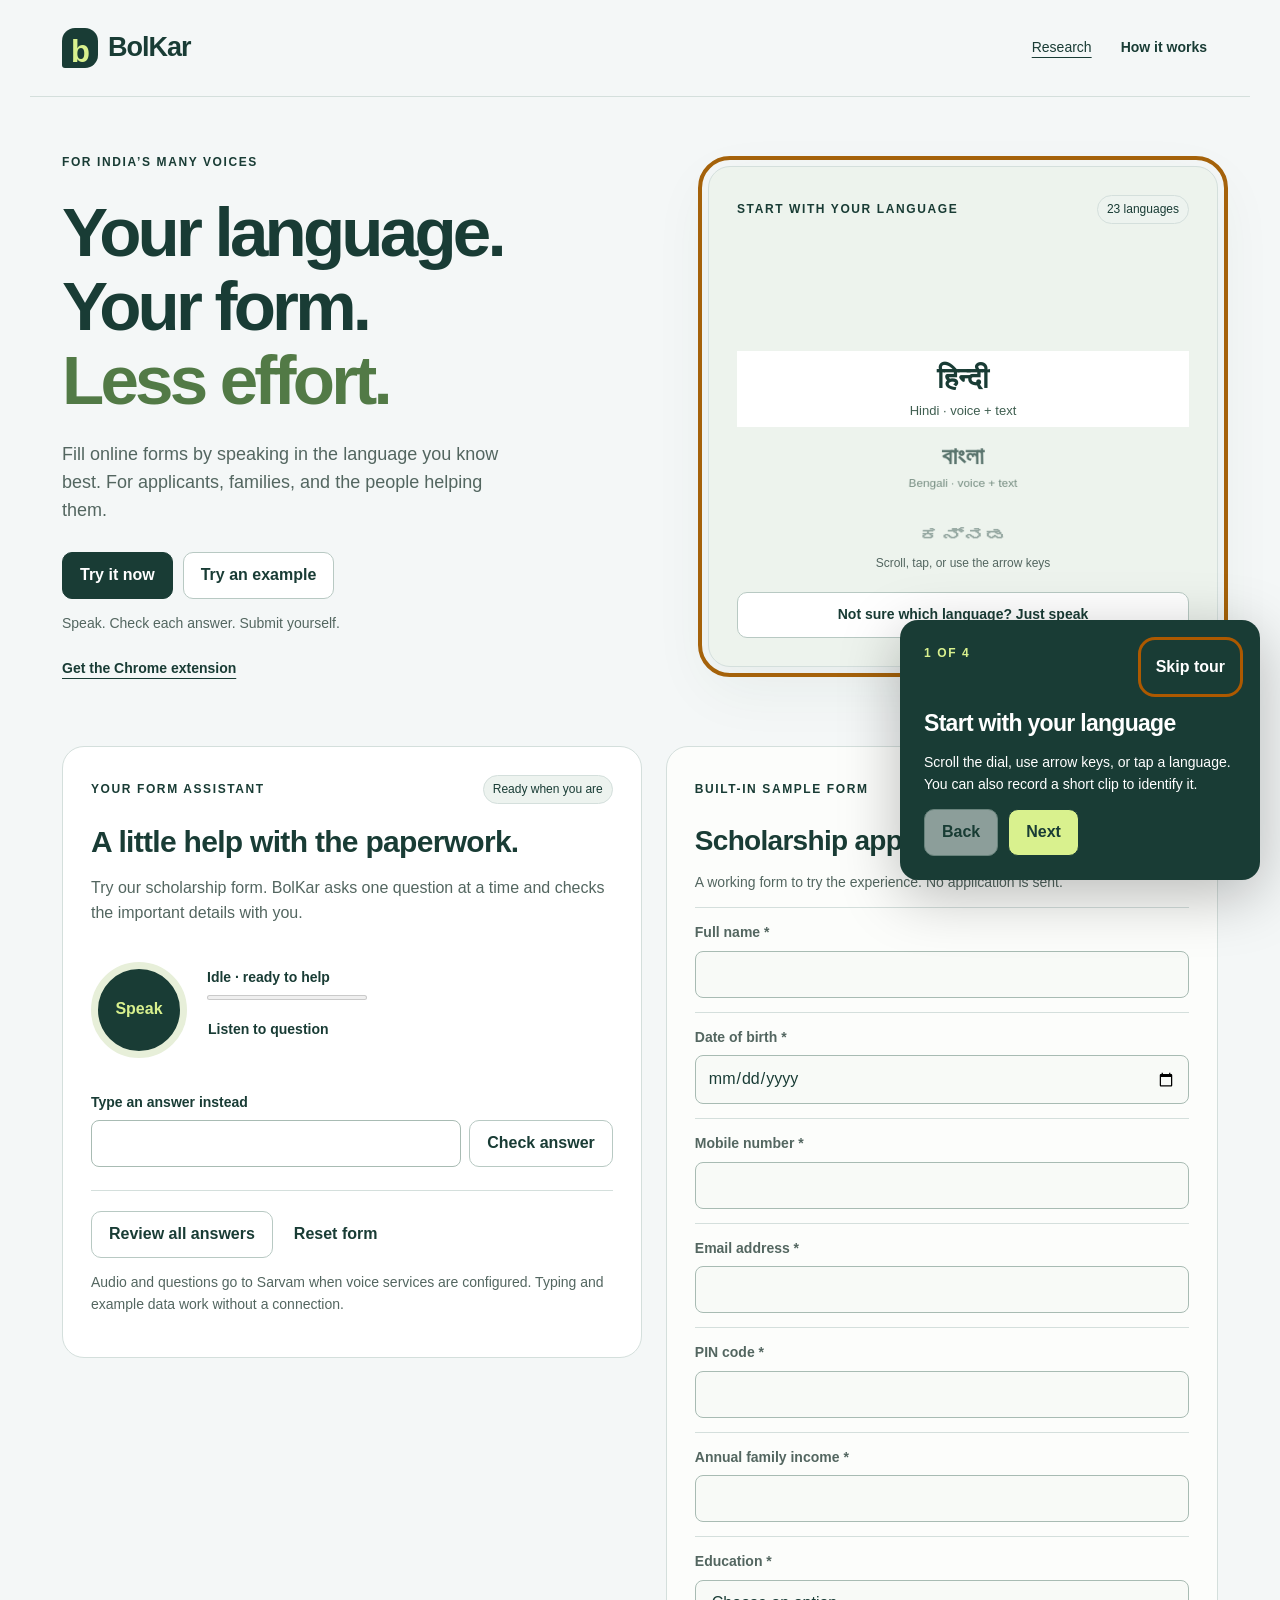
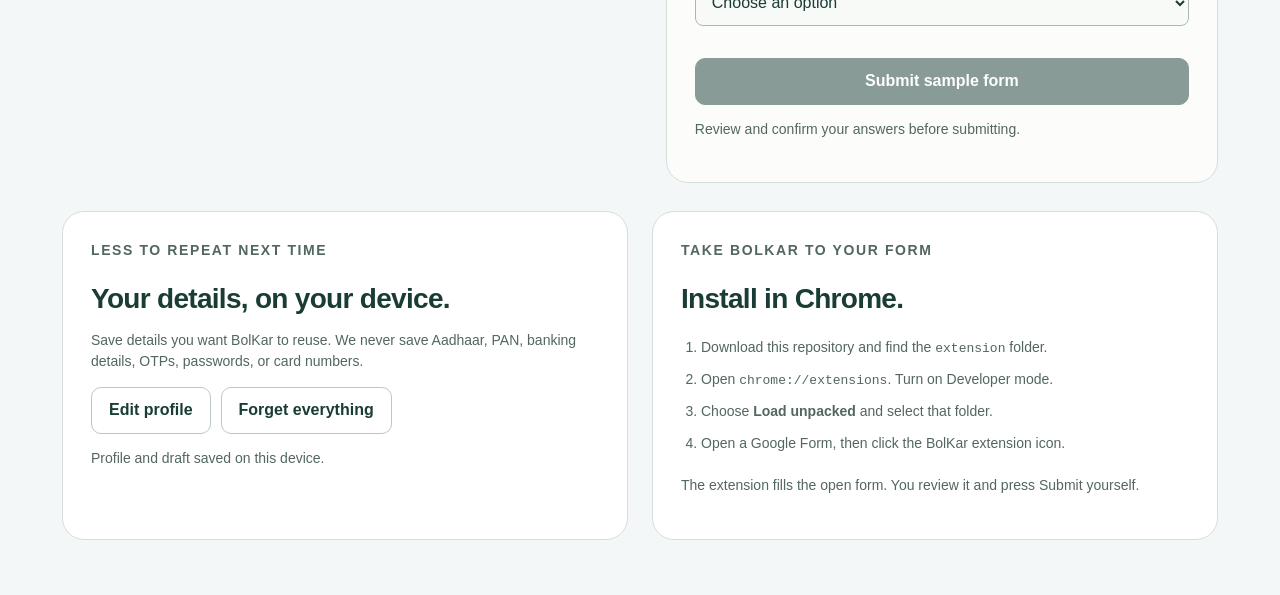
<file: index.html>
<!doctype html>
<html lang="en"><head><meta charset="utf-8"><meta name="viewport" content="width=device-width,initial-scale=1"><meta name="theme-color" content="#193c35"><meta name="description" content="Fill forms with your voice in your own language. Choose a language, answer, check, and stay in control."><title>BolKar — Your language. Your form.</title><link rel="stylesheet" href="base.css"><script defer src="speech.js"></script><script defer src="core/languages.js"></script><script defer src="core/engine.js"></script><script defer src="core/api.js"></script><script defer src="core/voice.js"></script><script defer src="core/dial.js"></script><script defer src="app.js"></script></head>
<body><header><a class="brand" href="index.html"><span class="mark">b</span>BolKar</a><nav><a href="research.html">Research</a><button id="how" class="quiet">How it works</button></nav></header>
<main><section class="hero"><div class="hero-copy"><p class="eyebrow">FOR INDIA’S MANY VOICES</p><h1>Your language.<br>Your form.<br><em>Less effort.</em></h1><p class="lead">Fill online forms by speaking in the language you know best. For applicants, families, and the people helping them.</p><div class="actions"><button id="start" class="primary">Try it now</button><button id="example">Try an example</button></div><p class="small">Speak. Check each answer. Submit yourself.</p><a href="#install" class="install-link">Get the Chrome extension</a></div><div class="language-card" id="languageCard"><div class="card-heading"><span class="eyebrow">START WITH YOUR LANGUAGE</span><span class="tag">23 languages</span></div><div id="dial"></div><div class="dial-caption">Scroll, tap, or use the arrow keys</div><button id="detect" class="wide">Not sure which language? Just speak</button><div id="detected" hidden><p id="detectedText"></p><button id="confirmLanguage">Yes, use this language</button><button id="retryLanguage">Choose another</button></div></div></section>
<section id="workspace" class="workspace"><div class="assistant card"><div class="card-heading"><span class="eyebrow">YOUR FORM ASSISTANT</span><span class="tag" id="progress">Ready when you are</span></div><h2 id="question" tabindex="-1">A little help with the paperwork.</h2><p id="questionNote">Try our scholarship form. BolKar asks one question at a time and checks the important details with you.</p><p id="translationNote" class="small"></p><div class="voice-controls" id="voiceArea"><button id="mic" class="mic" aria-label="Start recording">Speak</button><div><strong id="voiceState">Idle · ready to help</strong><meter id="level" min="0" max="1" value="0" aria-label="Microphone level"></meter><button id="listen" class="quiet">Listen to question</button></div></div><p id="feedback" role="status" aria-live="polite"></p><div id="pending" class="confirmation" hidden><span class="eyebrow">CHECK THIS ANSWER</span><strong id="pendingValue"></strong><p id="original"></p><div class="actions"><button id="confirm" class="primary">Yes, fill this answer</button><button id="change">No, change it</button><button id="readback">Read it back</button></div></div><form id="answerForm"><label for="typed">Type an answer instead</label><div class="input-row"><input id="typed" maxlength="500" autocomplete="off"><button id="check" type="submit">Check answer</button></div></form><div class="actions bottom-actions"><button id="review">Review all answers</button><button id="saveForNext" hidden>Save this for next time</button><button id="reset" class="quiet">Reset form</button></div><p class="small">Audio and questions go to Sarvam when voice services are configured. Typing and example data work without a connection.</p></div>
<div class="card sample" id="sample"><div class="card-heading"><span class="eyebrow">BUILT-IN SAMPLE FORM</span><span id="filled" class="tag">0 / 7</span></div><h2>Scholarship application</h2><p class="small">A working form to try the experience. No application is sent.</p><form id="sampleForm"><div id="sampleFields"></div><button type="submit" id="submitSample" class="primary" disabled>Submit sample form</button></form><p id="submitNote" role="status">Review and confirm your answers before submitting.</p></div></section>
<section class="lower-grid"><div class="card" id="profileArea"><p class="eyebrow">LESS TO REPEAT NEXT TIME</p><h2>Your details, on your device.</h2><p>Save details you want BolKar to reuse. We never save Aadhaar, PAN, banking details, OTPs, passwords, or card numbers.</p><div class="actions"><button id="editProfile">Edit profile</button><button id="forget">Forget everything</button></div><p id="storage" class="small">Profile and draft stay in this browser.</p></div><div class="card" id="install"><p class="eyebrow">TAKE BOLKAR TO YOUR FORM</p><h2>Install in Chrome.</h2><ol><li>Download this repository and find the <code>extension</code> folder.</li><li>Open <code>chrome://extensions</code>. Turn on Developer mode.</li><li>Choose <strong>Load unpacked</strong> and select that folder.</li><li>Open a Google Form, then click the BolKar extension icon.</li></ol><p class="small">The extension fills the open form. You review it and press Submit yourself.</p></div></section></main>
<dialog id="profileDialog" aria-labelledby="profileTitle"><div class="card-heading"><h2 id="profileTitle">Your reusable profile</h2><button id="closeProfile" class="quiet">Close</button></div><p id="consentText">Save these details on this device so BolKar can reuse them? Only answers needed for the current question are sent for conversion; your full profile is never sent.</p><p id="consentStatus" class="small"></p><form id="profileForm"><div id="profileFields" class="profile-grid"></div><label class="check-label"><input id="consent" type="checkbox" required> <span id="consentLabel">I agree to save my profile on this device.</span></label><p id="profileError" role="alert"></p><div class="actions"><button class="primary" type="submit">Save profile</button><button id="deleteProfile" type="button">Delete profile</button></div></form></dialog>
<dialog id="reviewDialog" aria-labelledby="reviewTitle"><h2 id="reviewTitle">One final check.</h2><p>Check every value. Close this review to edit anything.</p><div id="reviewList"></div><label class="check-label"><input id="reviewConsent" type="checkbox">I have checked these answers.</label><div class="actions"><button id="finishReview" class="primary">Confirm review</button><button id="closeReview">Back to editing</button></div><p id="reviewError" role="alert"></p></dialog>
<div id="tour" class="tour" role="dialog" aria-modal="false" aria-labelledby="tourTitle" hidden><div class="card-heading"><span id="tourCount" class="eyebrow"></span><button id="skip" class="quiet">Skip tour</button></div><h2 id="tourTitle"></h2><p id="tourText"></p><div class="actions"><button id="back">Back</button><button id="next" class="primary">Next</button></div></div>
</body></html>
</file>
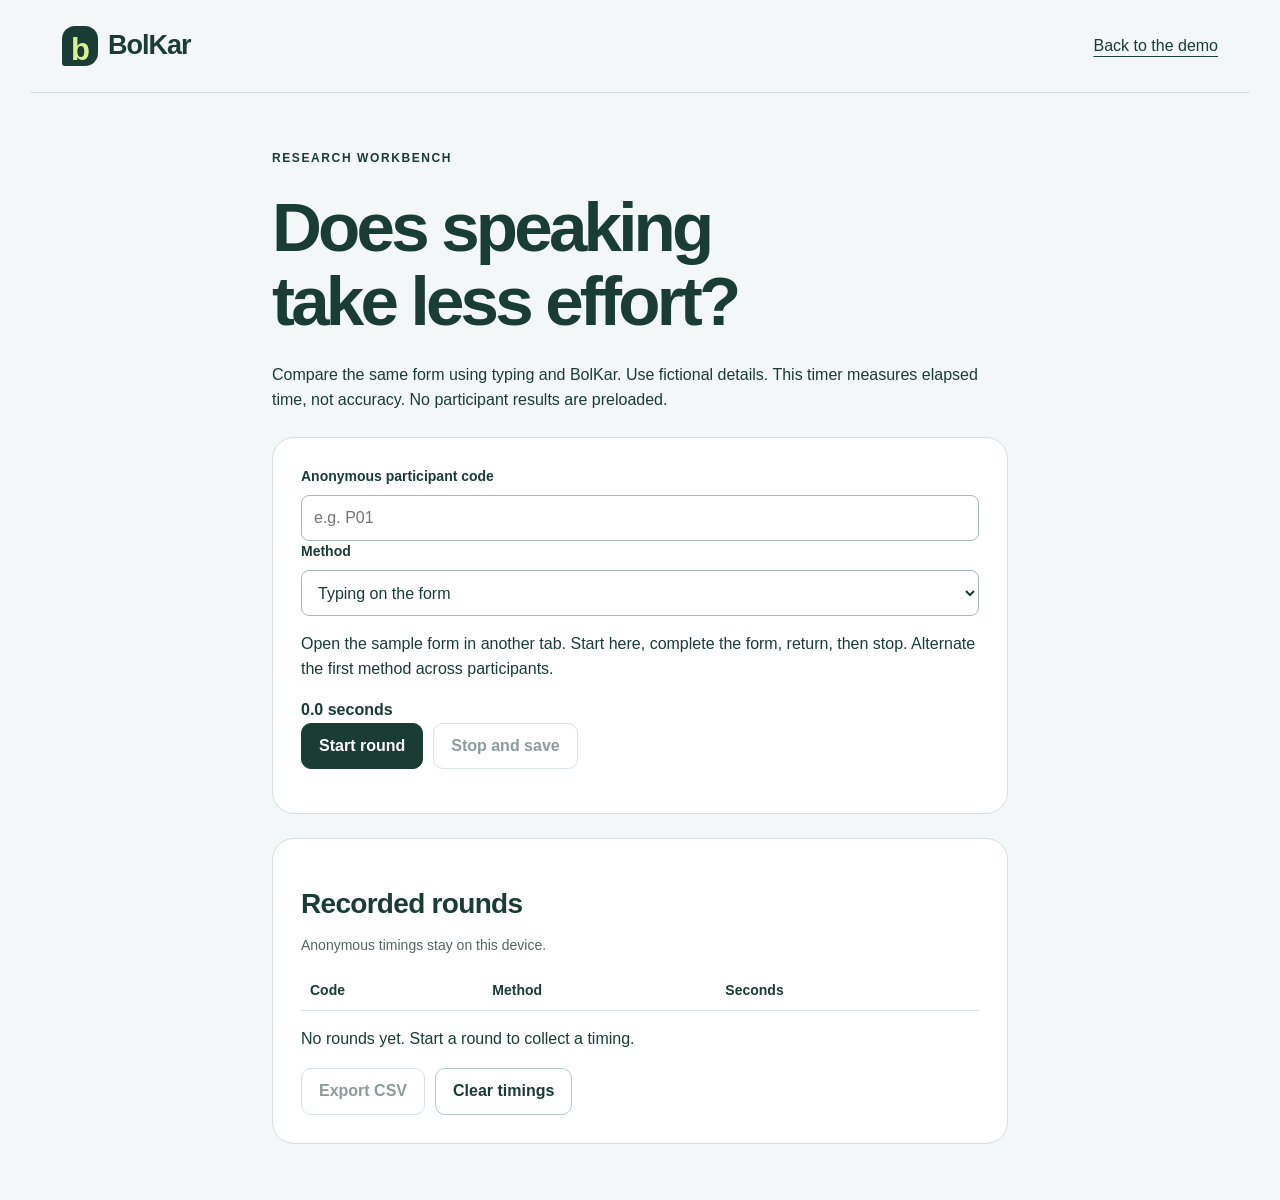
<file: research.html>
<!doctype html><html lang="en"><head><meta charset="utf-8"><meta name="viewport" content="width=device-width,initial-scale=1"><title>BolKar — timing research</title><link rel="stylesheet" href="base.css"><script defer src="research.js"></script></head><body><header><a class="brand" href="index.html"><span class="mark">b</span>BolKar</a><a href="index.html">Back to the demo</a></header><main class="research"><p class="eyebrow">RESEARCH WORKBENCH</p><h1>Does speaking<br>take less effort?</h1><p>Compare the same form using typing and BolKar. Use fictional details. This timer measures elapsed time, not accuracy. No participant results are preloaded.</p><section class="card"><label for="participant">Anonymous participant code</label><input id="participant" maxlength="40" placeholder="e.g. P01"><label for="mode">Method</label><select id="mode"><option value="typing">Typing on the form</option><option value="voice">BolKar voice + checking</option></select><p>Open the sample form in another tab. Start here, complete the form, return, then stop. Alternate the first method across participants.</p><strong id="elapsed">0.0 seconds</strong><div class="actions"><button id="startTimer" class="primary">Start round</button><button id="stopTimer" disabled>Stop and save</button></div><p id="notice" role="status"></p></section><section class="card"><h2>Recorded rounds</h2><p class="small">Anonymous timings stay on this device.</p><table><thead><tr><th>Code</th><th>Method</th><th>Seconds</th></tr></thead><tbody id="runs"></tbody></table><p id="empty">No rounds yet. Start a round to collect a timing.</p><div class="actions"><button id="export">Export CSV</button><button id="clear">Clear timings</button></div></section></main></body></html>
</file>
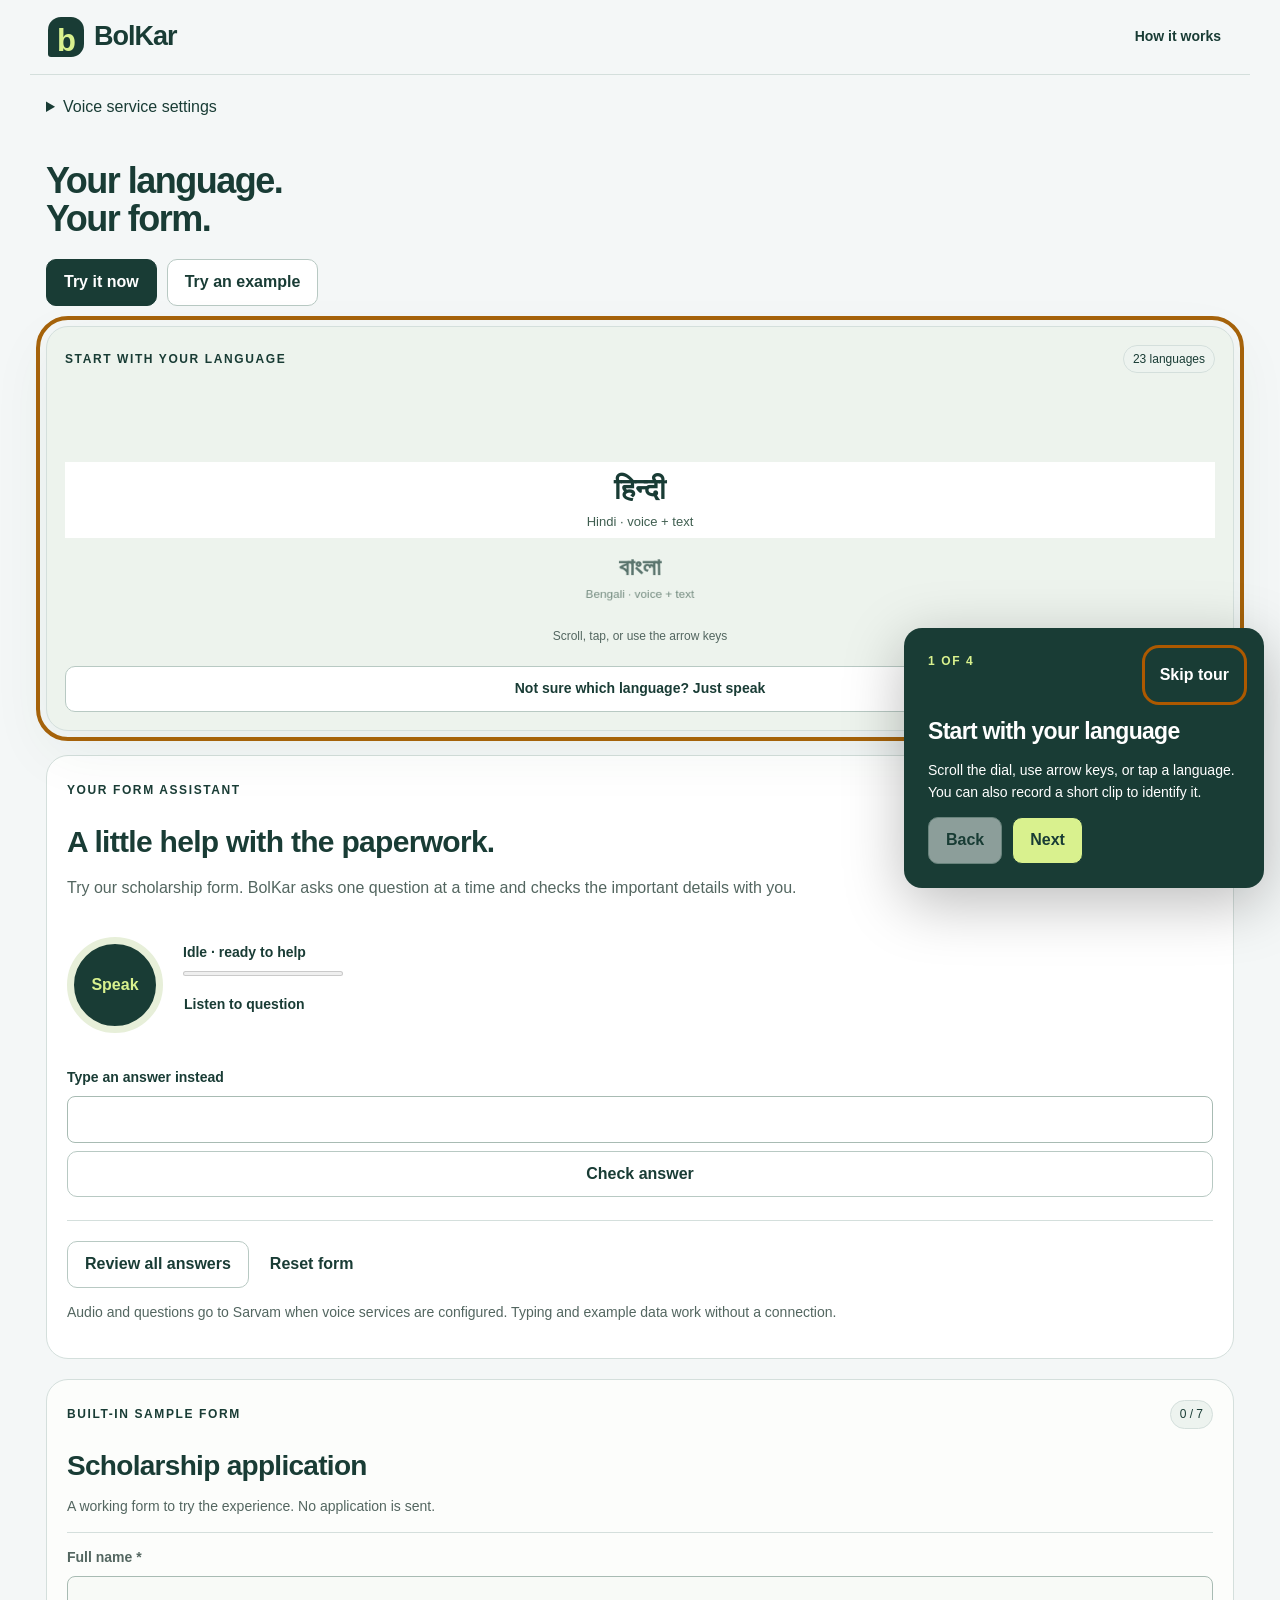
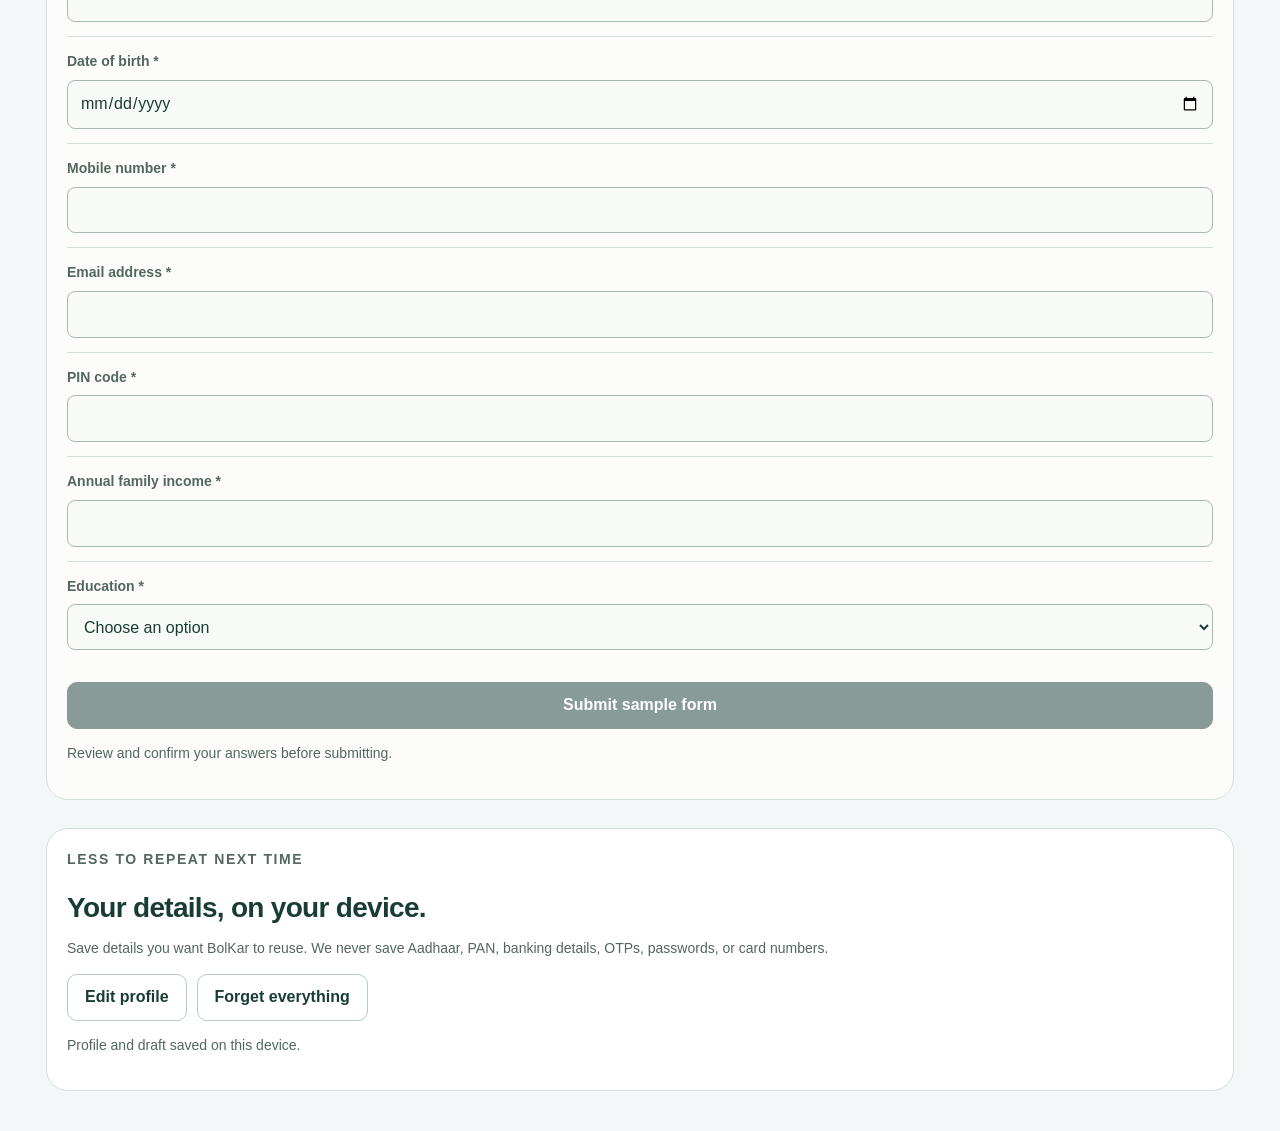
<file: extension/sidepanel.html>
<!doctype html>
<html lang="en"><head><meta charset="utf-8"><meta name="viewport" content="width=device-width,initial-scale=1"><meta name="theme-color" content="#193c35"><meta name="description" content="Fill forms with your voice in your own language. Choose a language, answer, check, and stay in control."><title>BolKar — Your language. Your form.</title><link rel="stylesheet" href="base.css"><link rel="stylesheet" href="sidepanel.css"><script defer src="speech.js"></script><script defer src="core/languages.js"></script><script defer src="core/engine.js"></script><script defer src="core/api.js"></script><script defer src="core/voice.js"></script><script defer src="core/dial.js"></script><script defer src="sidepanel.js"></script></head>
<body><header><a class="brand" href="index.html"><span class="mark">b</span>BolKar</a><nav><button id="how" class="quiet">How it works</button></nav></header>
<main><details class="proxy-settings"><summary>Voice service settings</summary><label for="proxyUrl">Your deployed BolKar website address</label><input id="proxyUrl" type="url" placeholder="https://your-site.pages.dev"><button id="saveProxy">Save address</button><p class="small">No API key goes here. Your site’s server holds the key.</p></details><section class="hero"><div class="hero-copy"><p class="eyebrow">FOR INDIA’S MANY VOICES</p><h1>Your language.<br>Your form.</h1><p class="lead">Fill online forms by speaking in the language you know best. For applicants, families, and the people helping them.</p><div class="actions"><button id="start" class="primary">Try it now</button><button id="example">Try an example</button></div><p class="small">Speak. Check each answer. Submit yourself.</p><a href="#install" class="install-link">Get the Chrome extension</a></div><div class="language-card" id="languageCard"><div class="card-heading"><span class="eyebrow">START WITH YOUR LANGUAGE</span><span class="tag">23 languages</span></div><div id="dial"></div><div class="dial-caption">Scroll, tap, or use the arrow keys</div><button id="detect" class="wide">Not sure which language? Just speak</button><div id="detected" hidden><p id="detectedText"></p><button id="confirmLanguage">Yes, use this language</button><button id="retryLanguage">Choose another</button></div></div></section>
<section id="workspace" class="workspace"><div class="assistant card"><div class="card-heading"><span class="eyebrow">YOUR FORM ASSISTANT</span><span class="tag" id="progress">Ready when you are</span></div><h2 id="question" tabindex="-1">A little help with the paperwork.</h2><p id="questionNote">Try our scholarship form. BolKar asks one question at a time and checks the important details with you.</p><p id="translationNote" class="small"></p><div class="voice-controls" id="voiceArea"><button id="mic" class="mic" aria-label="Start recording">Speak</button><div><strong id="voiceState">Idle · ready to help</strong><meter id="level" min="0" max="1" value="0" aria-label="Microphone level"></meter><button id="listen" class="quiet">Listen to question</button></div></div><p id="feedback" role="status" aria-live="polite"></p><div id="pending" class="confirmation" hidden><span class="eyebrow">CHECK THIS ANSWER</span><strong id="pendingValue"></strong><p id="original"></p><div class="actions"><button id="confirm" class="primary">Yes, fill this answer</button><button id="change">No, change it</button><button id="readback">Read it back</button></div></div><form id="answerForm"><label for="typed">Type an answer instead</label><div class="input-row"><input id="typed" maxlength="500" autocomplete="off"><button id="check" type="submit">Check answer</button></div></form><div class="actions bottom-actions"><button id="review">Review all answers</button><button id="saveForNext" hidden>Save this for next time</button><button id="reset" class="quiet">Reset form</button></div><p class="small">Audio and questions go to Sarvam when voice services are configured. Typing and example data work without a connection.</p></div>
<div class="card sample" id="sample"><div class="card-heading"><span class="eyebrow">BUILT-IN SAMPLE FORM</span><span id="filled" class="tag">0 / 7</span></div><h2>Scholarship application</h2><p class="small">A working form to try the experience. No application is sent.</p><form id="sampleForm"><div id="sampleFields"></div><button type="submit" id="submitSample" class="primary" disabled>Submit sample form</button></form><p id="submitNote" role="status">Review and confirm your answers before submitting.</p></div></section>
<section class="lower-grid"><div class="card" id="profileArea"><p class="eyebrow">LESS TO REPEAT NEXT TIME</p><h2>Your details, on your device.</h2><p>Save details you want BolKar to reuse. We never save Aadhaar, PAN, banking details, OTPs, passwords, or card numbers.</p><div class="actions"><button id="editProfile">Edit profile</button><button id="forget">Forget everything</button></div><p id="storage" class="small">Profile and draft stay in this browser.</p></div><div class="card" id="install"><p class="eyebrow">TAKE BOLKAR TO YOUR FORM</p><h2>Install in Chrome.</h2><ol><li>Download this repository and find the <code>extension</code> folder.</li><li>Open <code>chrome://extensions</code>. Turn on Developer mode.</li><li>Choose <strong>Load unpacked</strong> and select that folder.</li><li>Open a Google Form, then click the BolKar extension icon.</li></ol><p class="small">The extension fills the open form. You review it and press Submit yourself.</p></div></section></main>
<dialog id="profileDialog" aria-labelledby="profileTitle"><div class="card-heading"><h2 id="profileTitle">Your reusable profile</h2><button id="closeProfile" class="quiet">Close</button></div><p id="consentText">Save these details on this device so BolKar can reuse them? Only answers needed for the current question are sent for conversion; your full profile is never sent.</p><p id="consentStatus" class="small"></p><form id="profileForm"><div id="profileFields" class="profile-grid"></div><label class="check-label"><input id="consent" type="checkbox" required> <span id="consentLabel">I agree to save my profile on this device.</span></label><p id="profileError" role="alert"></p><div class="actions"><button class="primary" type="submit">Save profile</button><button id="deleteProfile" type="button">Delete profile</button></div></form></dialog>
<dialog id="reviewDialog" aria-labelledby="reviewTitle"><h2 id="reviewTitle">One final check.</h2><p>Check every value. Close this review to edit anything.</p><div id="reviewList"></div><label class="check-label"><input id="reviewConsent" type="checkbox">I have checked these answers.</label><div class="actions"><button id="finishReview" class="primary">Confirm review</button><button id="closeReview">Back to editing</button></div><p id="reviewError" role="alert"></p></dialog>
<div id="tour" class="tour" role="dialog" aria-modal="false" aria-labelledby="tourTitle" hidden><div class="card-heading"><span id="tourCount" class="eyebrow"></span><button id="skip" class="quiet">Skip tour</button></div><h2 id="tourTitle"></h2><p id="tourText"></p><div class="actions"><button id="back">Back</button><button id="next" class="primary">Next</button></div></div>
</body></html>
</file>
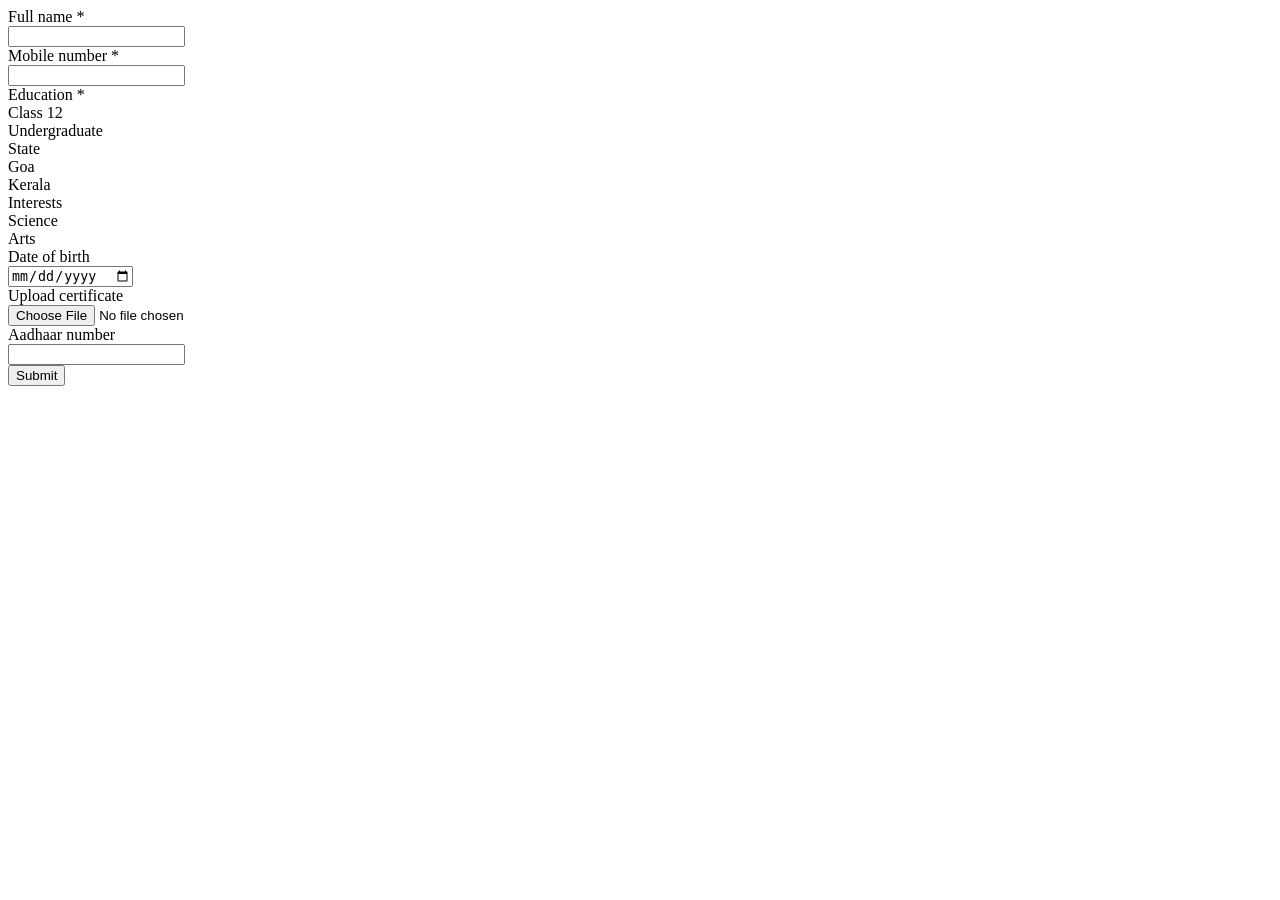
<file: test/fixtures/google-form.html>
<!doctype html><html lang="en"><meta charset="utf-8"><title>Scholarship fixture</title><form>
<div role="listitem"><div role="heading">Full name *</div><input aria-label="Full name" aria-required="true"></div>
<div role="listitem"><div role="heading">Mobile number *</div><input aria-label="Mobile number" aria-required="true"></div>
<div role="listitem"><div role="heading">Education *</div><div role="radiogroup" aria-required="true"><div role="radio" tabindex="0" aria-label="Class 12" aria-checked="false">Class 12</div><div role="radio" tabindex="0" aria-label="Undergraduate" aria-checked="false">Undergraduate</div></div></div>
<div role="listitem"><div role="heading">State</div><div role="listbox" tabindex="0"><div role="option" aria-selected="false">Goa</div><div role="option" aria-selected="false">Kerala</div></div></div>
<div role="listitem"><div role="heading">Interests</div><div role="checkbox" aria-label="Science" aria-checked="false">Science</div><div role="checkbox" aria-label="Arts" aria-checked="false">Arts</div></div>
<div role="listitem"><div role="heading">Date of birth</div><input type="date"></div>
<div role="listitem"><div role="heading">Upload certificate</div><input type="file"></div>
<div role="listitem"><div role="heading">Aadhaar number</div><input></div><button id="submit" type="submit">Submit</button></form>
<script>document.querySelector('form').onsubmit=e=>{e.preventDefault();window.submitted=true;};document.querySelectorAll('[role="radio"],[role="checkbox"],[role="option"]').forEach(n=>n.onclick=()=>{const role=n.getAttribute('role');if(role==='radio')n.parentNode.querySelectorAll('[role="radio"]').forEach(e=>e.setAttribute('aria-checked','false'));const a=role==='option'?'aria-selected':'aria-checked';n.setAttribute(a,String(n.getAttribute(a)!=='true'));});</script></html>
</file>
<file: base.css>
@charset "UTF-8";
:root{--ink:#193c35;--muted:#536660;--paper:#fff;--bg:#f4f7f7;--line:#d4dfdc;--accent:#d9f18e;--red:#9b302b}*{box-sizing:border-box}html{scroll-behavior:smooth}body{margin:0;background:var(--bg);color:var(--ink);font:16px/1.55 'Segoe UI',Arial,sans-serif}button,input,select,textarea{font:inherit}button,a,input,select,textarea{touch-action:manipulation}button{min-height:46px;padding:10px 17px;border:1px solid #b8c9c3;border-radius:10px;background:white;color:var(--ink);font-weight:600;cursor:pointer}button:hover{background:#e9f1ec}button:disabled{opacity:.5;cursor:default}.primary{background:var(--ink);color:white;border-color:var(--ink)}.primary:hover{background:#285d50}.quiet{background:transparent;border-color:transparent;padding:8px 10px}a{color:var(--ink);text-underline-offset:5px}button:focus-visible,a:focus-visible,input:focus-visible,select:focus-visible,textarea:focus-visible,.dial:focus-visible{outline:3px solid #ad5900;outline-offset:4px}header{max-width:1220px;margin:auto;padding:25px 32px;display:flex;justify-content:space-between;align-items:center;border-bottom:1px solid var(--line);gap:15px}nav{display:flex;align-items:center;gap:18px;font-size:14px}.brand{font-size:27px;font-weight:750;letter-spacing:-1px;text-decoration:none;display:flex;align-items:center;gap:10px}.mark{display:grid;place-items:center;background:var(--ink);color:var(--accent);width:36px;height:40px;border-radius:13px 13px 13px 3px;font-size:31px}main{max-width:1220px;margin:auto;padding:56px 32px}.hero{display:grid;grid-template-columns:1.1fr 1fr;align-items:center;gap:85px;margin-bottom:66px}.eyebrow{font-size:12px;font-weight:750;letter-spacing:1.6px;margin:0}h1{font-size:clamp(48px,5.4vw,76px);line-height:1.07;letter-spacing:-3.8px;margin:24px 0;font-weight:650}h1 em{font-style:normal;color:#527a46}h2{font-size:28px;line-height:1.2;letter-spacing:-.7px;margin:20px 0 14px}h3{font-size:20px}.lead{font-size:18px;color:var(--muted);max-width:460px;margin:0 0 27px}.actions{display:flex;flex-wrap:wrap;gap:10px}.small{font-size:14px;color:var(--muted)}.install-link{display:inline-block;margin-top:9px;font-size:14px;font-weight:650}.card,.language-card{background:var(--paper);border:1px solid var(--line);border-radius:22px;padding:28px;min-width:0}.language-card{background:#edf3ed;box-shadow:0 20px 60px #1c4b3410;overflow:hidden}.card-heading{display:flex;justify-content:space-between;align-items:center;gap:10px}.tag{font-size:12px;padding:4px 9px;background:#edf3ef;border:1px solid var(--line);border-radius:20px;white-space:nowrap}.dial{position:relative;height:304px;overflow-y:auto;scroll-snap-type:y mandatory;scrollbar-width:none;padding:114px 0;overscroll-behavior:contain;isolation:isolate;margin:13px 0;background:linear-gradient(transparent 37.5%,#fff 37.5%,#fff 62.5%,transparent 62.5%);border-radius:16px}.dial::-webkit-scrollbar{display:none}.dial-item{height:76px;scroll-snap-align:center;display:flex;flex-direction:column;align-items:center;justify-content:center;cursor:pointer;transform-origin:center;will-change:transform}.dial-item strong{font-size:29px;font-weight:650}.dial-item span{font-size:13px;color:#3f5e50}.dial-caption{text-align:center;font-size:12px;color:var(--muted);margin-bottom:20px}.wide{width:100%;font-size:14px}.workspace{display:grid;grid-template-columns:1.05fr 1fr;gap:24px;align-items:start;scroll-margin-top:20px}.assistant h2{font-size:30px}#questionNote{color:var(--muted)}.voice-controls{padding:20px 0;display:flex;gap:20px;align-items:center}.voice-controls>div{display:grid;gap:4px;justify-items:start}.mic{border:7px solid #e7efd9;background:var(--ink);color:var(--accent);width:96px;height:96px;border-radius:50%;flex-shrink:0;font-size:16px}.mic.recording{background:#9b302b;color:#fff;border-color:#f2dedc}meter{width:160px;max-width:100%;height:10px}#voiceState{font-size:14px}.voice-controls .quiet{font-size:14px;padding-left:0}.input-row{display:flex;gap:8px}label{display:block;font-size:14px;font-weight:600;margin-bottom:7px}input,select,textarea{width:100%;min-width:0;min-height:46px;border:1px solid #a8bbb3;border-radius:8px;padding:10px 12px;background:white;color:var(--ink)}.input-row input{flex:1}.input-row button{white-space:nowrap}.bottom-actions{border-top:1px solid var(--line);padding-top:20px;margin-top:23px}#feedback,#profileError,#reviewError{color:var(--red);font-size:14px;overflow-wrap:anywhere}.confirmation{padding:22px;border:1px solid #9ebc7d;border-radius:15px;background:#f4f9e8;margin-bottom:22px}.confirmation strong{display:block;font-size:28px;overflow-wrap:anywhere;margin-top:10px}.confirmation p{font-size:14px}.confirmation button{font-size:14px}.sample{background:#fcfdfb}.sample-field{border-top:1px solid var(--line);padding:14px 0}.sample-field label{color:var(--muted)}.sample-field input,.sample-field select{background:#f8faf7}#submitSample{margin-top:18px;width:100%}#submitNote{font-size:14px;color:var(--muted)}.lower-grid{display:grid;grid-template-columns:1fr 1fr;gap:24px;margin-top:28px}.lower-grid p,.lower-grid li{font-size:14px;color:var(--muted)}ol{padding-left:20px}li{padding:5px 0}code{font-size:13px;overflow-wrap:anywhere}dialog{color:var(--ink);background:white;border:1px solid var(--line);border-radius:22px;max-width:670px;width:calc(100% - 32px);max-height:90dvh;padding:28px;box-shadow:0 24px 100px #163b3533}dialog::backdrop{background:#102c2766}dialog h2{margin-top:0}.profile-grid{display:grid;grid-template-columns:1fr 1fr;gap:14px}.check-label{display:flex;align-items:start;gap:10px;margin:20px 0}.check-label input{width:20px;min-height:20px;flex-shrink:0}.review-row{border-top:1px solid var(--line);padding:12px 0;overflow-wrap:anywhere}.review-row span{display:block;color:var(--muted);font-size:14px}.tour{position:fixed;z-index:50;bottom:20px;right:20px;width:360px;max-width:calc(100% - 32px);padding:24px;background:var(--ink);color:white;border-radius:18px;box-shadow:0 15px 60px #0004}.tour .quiet{color:white}.tour h2{font-size:23px}.tour .eyebrow{color:var(--accent)}.tour p{font-size:14px}.tour .primary{background:var(--accent);color:var(--ink)}.tour-highlight{outline:4px solid #a5620a;outline-offset:6px}.tour .card-heading{align-items:start}[hidden]{display:none!important}.research{max-width:800px}.research textarea{min-height:130px}.research .card{margin-top:24px}table{border-collapse:collapse;width:100%;font-size:14px}td,th{padding:9px;text-align:left;border-bottom:1px solid var(--line)}@media(max-width:800px){header{padding:18px 20px}nav{gap:7px}main{padding:32px 20px}.hero{grid-template-columns:1fr;gap:30px;margin-bottom:30px}h1{font-size:54px;letter-spacing:-2.6px}.lead{font-size:17px}.workspace,.lower-grid{grid-template-columns:1fr}.card,.language-card{padding:22px}.language-card{max-width:520px;width:100%}.profile-grid{grid-template-columns:1fr 1fr}.tour{bottom:12px;right:16px}.tour-highlight{outline-offset:2px}}@media(max-width:420px){header{padding:15px}nav{font-size:13px}nav button{font-size:13px;padding:6px}.brand{font-size:24px}main{padding:28px 16px}.card,.language-card{padding:20px}.eyebrow{font-size:11px}.input-row{flex-direction:column}.profile-grid{grid-template-columns:1fr}.voice-controls{gap:12px}.mic{width:86px;height:86px}meter{width:130px}h1{font-size:49px}.tour{padding:18px}.tour p{margin:10px 0}}@media(prefers-reduced-motion:reduce){html{scroll-behavior:auto}*{animation:none!important;transition:none!important}}
</file>
<file: extension/base.css>
@charset "UTF-8";
:root{--ink:#193c35;--muted:#536660;--paper:#fff;--bg:#f4f7f7;--line:#d4dfdc;--accent:#d9f18e;--red:#9b302b}*{box-sizing:border-box}html{scroll-behavior:smooth}body{margin:0;background:var(--bg);color:var(--ink);font:16px/1.55 'Segoe UI',Arial,sans-serif}button,input,select,textarea{font:inherit}button,a,input,select,textarea{touch-action:manipulation}button{min-height:46px;padding:10px 17px;border:1px solid #b8c9c3;border-radius:10px;background:white;color:var(--ink);font-weight:600;cursor:pointer}button:hover{background:#e9f1ec}button:disabled{opacity:.5;cursor:default}.primary{background:var(--ink);color:white;border-color:var(--ink)}.primary:hover{background:#285d50}.quiet{background:transparent;border-color:transparent;padding:8px 10px}a{color:var(--ink);text-underline-offset:5px}button:focus-visible,a:focus-visible,input:focus-visible,select:focus-visible,textarea:focus-visible,.dial:focus-visible{outline:3px solid #ad5900;outline-offset:4px}header{max-width:1220px;margin:auto;padding:25px 32px;display:flex;justify-content:space-between;align-items:center;border-bottom:1px solid var(--line);gap:15px}nav{display:flex;align-items:center;gap:18px;font-size:14px}.brand{font-size:27px;font-weight:750;letter-spacing:-1px;text-decoration:none;display:flex;align-items:center;gap:10px}.mark{display:grid;place-items:center;background:var(--ink);color:var(--accent);width:36px;height:40px;border-radius:13px 13px 13px 3px;font-size:31px}main{max-width:1220px;margin:auto;padding:56px 32px}.hero{display:grid;grid-template-columns:1.1fr 1fr;align-items:center;gap:85px;margin-bottom:66px}.eyebrow{font-size:12px;font-weight:750;letter-spacing:1.6px;margin:0}h1{font-size:clamp(48px,5.4vw,76px);line-height:1.07;letter-spacing:-3.8px;margin:24px 0;font-weight:650}h1 em{font-style:normal;color:#527a46}h2{font-size:28px;line-height:1.2;letter-spacing:-.7px;margin:20px 0 14px}h3{font-size:20px}.lead{font-size:18px;color:var(--muted);max-width:460px;margin:0 0 27px}.actions{display:flex;flex-wrap:wrap;gap:10px}.small{font-size:14px;color:var(--muted)}.install-link{display:inline-block;margin-top:9px;font-size:14px;font-weight:650}.card,.language-card{background:var(--paper);border:1px solid var(--line);border-radius:22px;padding:28px;min-width:0}.language-card{background:#edf3ed;box-shadow:0 20px 60px #1c4b3410;overflow:hidden}.card-heading{display:flex;justify-content:space-between;align-items:center;gap:10px}.tag{font-size:12px;padding:4px 9px;background:#edf3ef;border:1px solid var(--line);border-radius:20px;white-space:nowrap}.dial{position:relative;height:304px;overflow-y:auto;scroll-snap-type:y mandatory;scrollbar-width:none;padding:114px 0;overscroll-behavior:contain;isolation:isolate;margin:13px 0;background:linear-gradient(transparent 37.5%,#fff 37.5%,#fff 62.5%,transparent 62.5%);border-radius:16px}.dial::-webkit-scrollbar{display:none}.dial-item{height:76px;scroll-snap-align:center;display:flex;flex-direction:column;align-items:center;justify-content:center;cursor:pointer;transform-origin:center;will-change:transform}.dial-item strong{font-size:29px;font-weight:650}.dial-item span{font-size:13px;color:#3f5e50}.dial-caption{text-align:center;font-size:12px;color:var(--muted);margin-bottom:20px}.wide{width:100%;font-size:14px}.workspace{display:grid;grid-template-columns:1.05fr 1fr;gap:24px;align-items:start;scroll-margin-top:20px}.assistant h2{font-size:30px}#questionNote{color:var(--muted)}.voice-controls{padding:20px 0;display:flex;gap:20px;align-items:center}.voice-controls>div{display:grid;gap:4px;justify-items:start}.mic{border:7px solid #e7efd9;background:var(--ink);color:var(--accent);width:96px;height:96px;border-radius:50%;flex-shrink:0;font-size:16px}.mic.recording{background:#9b302b;color:#fff;border-color:#f2dedc}meter{width:160px;max-width:100%;height:10px}#voiceState{font-size:14px}.voice-controls .quiet{font-size:14px;padding-left:0}.input-row{display:flex;gap:8px}label{display:block;font-size:14px;font-weight:600;margin-bottom:7px}input,select,textarea{width:100%;min-width:0;min-height:46px;border:1px solid #a8bbb3;border-radius:8px;padding:10px 12px;background:white;color:var(--ink)}.input-row input{flex:1}.input-row button{white-space:nowrap}.bottom-actions{border-top:1px solid var(--line);padding-top:20px;margin-top:23px}#feedback,#profileError,#reviewError{color:var(--red);font-size:14px;overflow-wrap:anywhere}.confirmation{padding:22px;border:1px solid #9ebc7d;border-radius:15px;background:#f4f9e8;margin-bottom:22px}.confirmation strong{display:block;font-size:28px;overflow-wrap:anywhere;margin-top:10px}.confirmation p{font-size:14px}.confirmation button{font-size:14px}.sample{background:#fcfdfb}.sample-field{border-top:1px solid var(--line);padding:14px 0}.sample-field label{color:var(--muted)}.sample-field input,.sample-field select{background:#f8faf7}#submitSample{margin-top:18px;width:100%}#submitNote{font-size:14px;color:var(--muted)}.lower-grid{display:grid;grid-template-columns:1fr 1fr;gap:24px;margin-top:28px}.lower-grid p,.lower-grid li{font-size:14px;color:var(--muted)}ol{padding-left:20px}li{padding:5px 0}code{font-size:13px;overflow-wrap:anywhere}dialog{color:var(--ink);background:white;border:1px solid var(--line);border-radius:22px;max-width:670px;width:calc(100% - 32px);max-height:90dvh;padding:28px;box-shadow:0 24px 100px #163b3533}dialog::backdrop{background:#102c2766}dialog h2{margin-top:0}.profile-grid{display:grid;grid-template-columns:1fr 1fr;gap:14px}.check-label{display:flex;align-items:start;gap:10px;margin:20px 0}.check-label input{width:20px;min-height:20px;flex-shrink:0}.review-row{border-top:1px solid var(--line);padding:12px 0;overflow-wrap:anywhere}.review-row span{display:block;color:var(--muted);font-size:14px}.tour{position:fixed;z-index:50;bottom:20px;right:20px;width:360px;max-width:calc(100% - 32px);padding:24px;background:var(--ink);color:white;border-radius:18px;box-shadow:0 15px 60px #0004}.tour .quiet{color:white}.tour h2{font-size:23px}.tour .eyebrow{color:var(--accent)}.tour p{font-size:14px}.tour .primary{background:var(--accent);color:var(--ink)}.tour-highlight{outline:4px solid #a5620a;outline-offset:6px}.tour .card-heading{align-items:start}[hidden]{display:none!important}.research{max-width:800px}.research textarea{min-height:130px}.research .card{margin-top:24px}table{border-collapse:collapse;width:100%;font-size:14px}td,th{padding:9px;text-align:left;border-bottom:1px solid var(--line)}@media(max-width:800px){header{padding:18px 20px}nav{gap:7px}main{padding:32px 20px}.hero{grid-template-columns:1fr;gap:30px;margin-bottom:30px}h1{font-size:54px;letter-spacing:-2.6px}.lead{font-size:17px}.workspace,.lower-grid{grid-template-columns:1fr}.card,.language-card{padding:22px}.language-card{max-width:520px;width:100%}.profile-grid{grid-template-columns:1fr 1fr}.tour{bottom:12px;right:16px}.tour-highlight{outline-offset:2px}}@media(max-width:420px){header{padding:15px}nav{font-size:13px}nav button{font-size:13px;padding:6px}.brand{font-size:24px}main{padding:28px 16px}.card,.language-card{padding:20px}.eyebrow{font-size:11px}.input-row{flex-direction:column}.profile-grid{grid-template-columns:1fr}.voice-controls{gap:12px}.mic{width:86px;height:86px}meter{width:130px}h1{font-size:49px}.tour{padding:18px}.tour p{margin:10px 0}}@media(prefers-reduced-motion:reduce){html{scroll-behavior:auto}*{animation:none!important;transition:none!important}}
</file>
<file: extension/sidepanel.css>
header{padding:14px 18px}main{padding:20px 16px}.hero{display:flex;flex-direction:column;gap:20px;margin-bottom:24px}.hero-copy{width:100%}.hero-copy .eyebrow,.hero-copy .lead,.hero-copy .small,.install-link{display:none}.hero h1{font-size:36px;letter-spacing:-1.5px;margin:12px 0 20px}.language-card{width:100%;padding:18px}.workspace,.lower-grid{display:block}.card{padding:20px;margin-bottom:20px}#install{display:none}.profile-grid{grid-template-columns:1fr}.input-row{flex-direction:column}.proxy-settings{margin-bottom:18px}.proxy-settings input{margin-bottom:10px}.proxy-settings summary{cursor:pointer;margin-bottom:12px}.tour{right:16px;bottom:12px}.dial{height:228px;padding:76px 0;background:linear-gradient(transparent 33.33%,#fff 33.33%,#fff 66.66%,transparent 66.66%)}
</file>
